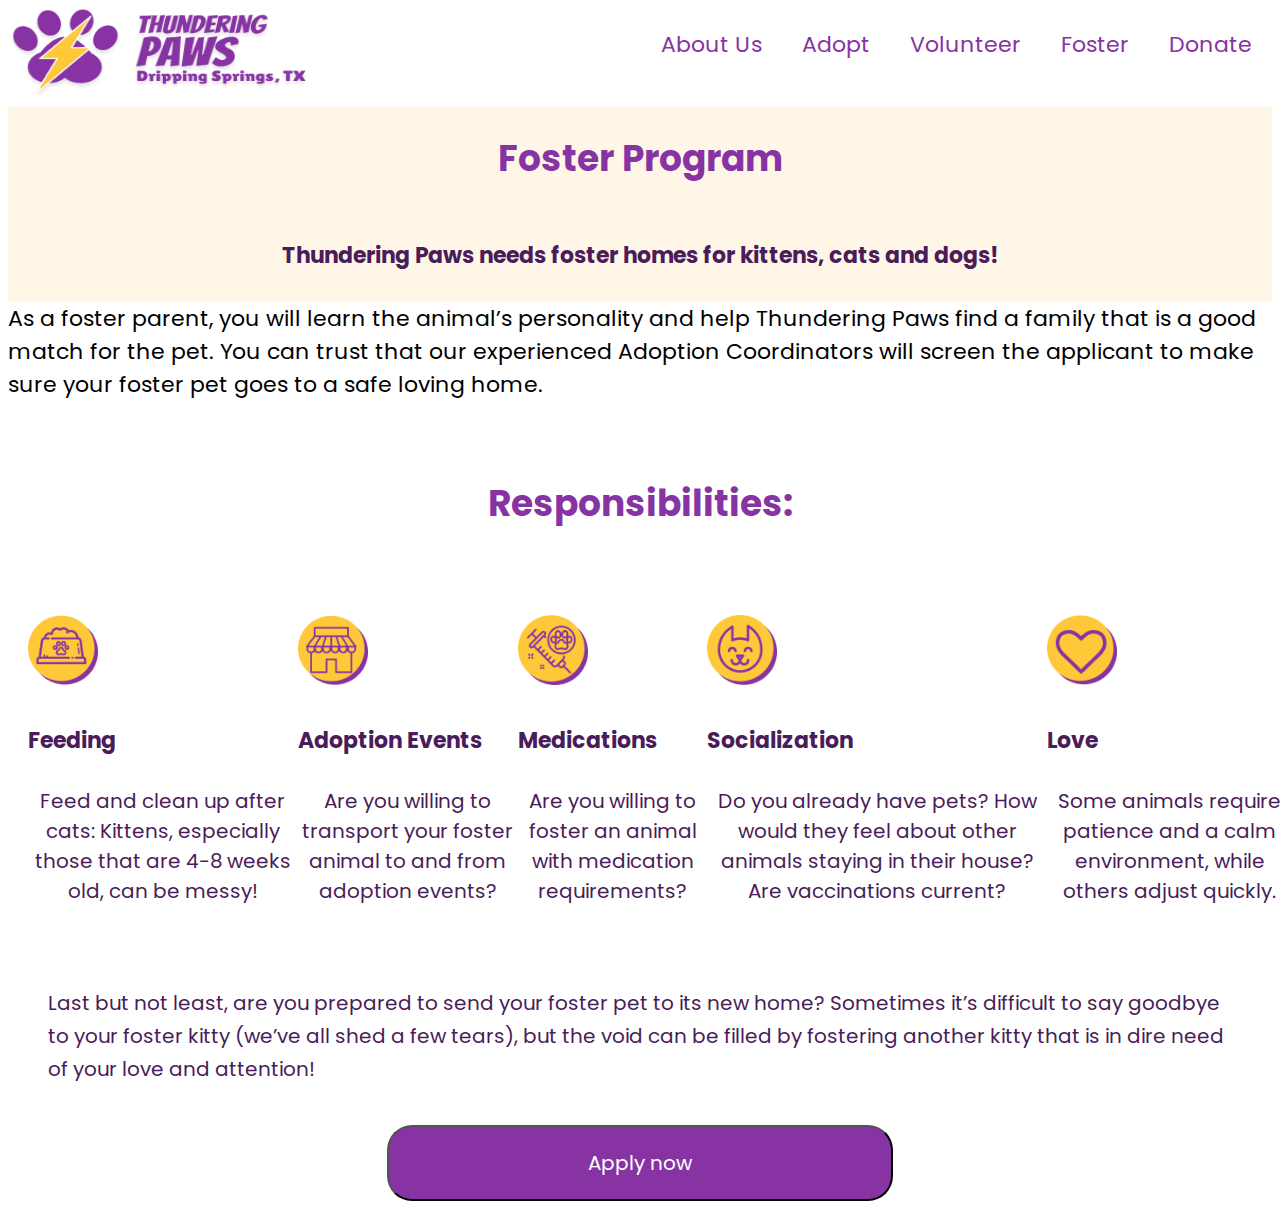
<file: Foster.html>
<!DOCTYPE html>
<html>
<head>
  <title> Thundering Paws html </title>
  <link href='https://fonts.googleapis.com/css?family=Poppins' rel='stylesheet'>
  <link rel="stylesheet" href="style.css">
<style>
body {
    font-family: 'Poppins';font-size: 22px;
}
</style>
  </head>
  <body>
     <!--  My UX Skills section coded using CSS flex -->
    <section>
       <div class="navigation-bar">
        <div id="navigation-container">
            <img src="logo.png"  height="90px" width="350"> 
      <ul>
        <li><a href="Donate.asp">Donate</a></li>
          <li><a href="Foster.asp">Foster</a></li>
        <li><a href="Volunteer.asp">Volunteer</a></li>
          <li><a href="Adopt.asp">Adopt</a></li>
           <li><a href="About.asp">About Us</a></li>
       </li>     </ul>
               </div>
    </div>
    </div>
  </section>
<section id="foster">
     <div id= Hero>
       <h1> Foster Program </h1>
            <h4> Thundering Paws needs foster homes for kittens, cats and dogs! </h4>
      </div>
    <h7>As a foster parent, you will learn the animal’s personality and help Thundering Paws find a family that is a good match for the pet. You can trust that our experienced Adoption Coordinators will screen the applicant to make sure your foster pet goes to a safe loving home.</h7>
    <h2> Responsibilities: </h2>
    <div class=word>
         <div class=Feeding>
           <img src="food.png"alt="food"height="70px" width="70">
           <h4> Feeding</h4>
           <p> Feed and clean up after cats: Kittens, especially those that are 4-8 weeks old, can be messy! </p>
         </div>
         <div class=Adoption>
           <img src="event.png"alt="store"height="70px" width="70">
              <h4> Adoption Events</h4>
           <p> Are you willing to transport your foster animal to and from adoption events? </p>
         </div>
         <div class=Meds>
           <img src="meds.png"alt="Medications"height="70px" width="70">
              <h4> Medications</h4>
           <p> Are you willing to foster an animal with medication requirements? </p>
         </div>
         <div class=Socialization>
           <img src="face.png"alt="cat"height="70px" width="70">
              <h4> Socialization</h4>
           <p> Do you already have pets? How would they feel about other animals staying in their house? Are vaccinations current? </p>
         </div>
         <div class=Love>
           <img src="heart.png"alt="heart"height="70px" width="70">
              <h4> Love</h4>
           <p> Some animals require patience and a calm environment, while others adjust quickly. </p>
         </div>
      </div>
           <div class= Blurb>
             <p1> Last but not least, are you prepared to send your foster pet to its new home? Sometimes it’s difficult to say goodbye to your foster kitty (we’ve all shed a few tears), but the void can be filled by fostering another kitty that is in dire need of your love and attention!</p1>
      </div>
   <button id="Button5">
               <p>Apply now </p>
               </button>
         </div>
      </section>
  </body>
  <script src="https://ajax.googleapis.com/ajax/libs/jquery/3.1.0/jquery.min.js"></script>
  <script src="JS\index.js"></script>
</html>
</file>
<file: style.css>
.navigation-bar ul {
  padding: 0px;
  margin: 0px;
  float: right;
  display:block;
}
ul {
  list-style-type: none;
  margin: 0;
  padding: 0;
  overflow: hidden;
  background-color: white;
}

li {
  float: right;
  padding:10px;
}

li a {
  display: block;
  color: #8733A3;
  text-align: center;
  padding: 10px 10px;
  text-decoration: none;
  background-color:white;
}
.hero-image {
  height:400px;
 
}
.hero{
margin-top:20px;
}
#Hero{
  display:flex;
  flex-direction: column;
  align-items:center;
  background-color:#FFF6E8;
  color:#4A1C59;
}
.heroo{
  position: relative;
  text-align: center;
}
.herobutton{
  position: absolute;
  top:500px;
  left:190px;
  background-color:#8733A3;
  color: white;
  height:48px;
  width:200px;
  border-radius:25px;
  font-family:"Poppins";  
  font-size:18px;
}

.Feeding{
  grid-area:"myArea";
}
.word{
  display:flex;
  flex-direction:row;
  padding:10px;
  width:100%;
  margin:10px;
  align-items:center;
  color: #4A1C59;}
 
.Blurb{padding:40px;}
.hero{
  display:flex;
  flex-direction: column;
  align-items:center;
  background-color:#4A1C59;
  color:white;
}


.flexContainer{
  display:flex;
  flex-direction:row;
  align-items:center;
  margin-top:300px;
}
#Child1{
  display:flex;
  flex-direction:column;
  padding:10px;
  width:33%;
  margin:50px;
  align-items:center;
}
#Child2{
  display:flex;
  flex-direction:column;
  padding:10px;
  width:33%;
  margin:50px;
  align-items:center;
}
#Child3{
  display:flex;
  flex-direction:column;
  padding:10px;
  width:33%;
  margin:50px;
  align-items:center;
}
#Child4{
  display:flex;
  flex-direction:column;
  padding:10px;
  width:33%;
  margin:50px;
  align-items:center;
}
p{
  font-size:15pt;
  text-align:center;
}
p1{
  font-size:15pt;
  color:#4A1C59;
}
h3{
  font-size:22pt;
}
h1{
  font-size:27pt;
  color:#8733A3;
}
h2{
font-size:27pt;
  color:#8733A3;
text-align:center;
padding:45px}
h5{
  font-size:48px;
  color: #FFC839;
}
h6{
  font-size:30px;
  color:white;
  padding:none;
}

#h7{
  font-size:3opx;
  color:black;
  font-family:"Poppins";
  margin:45px;
  padding:10px;
  text-align:center;
}
#Button6{ 
  background-color:#8733A3;
  color: white;
  height:48px;
  width:200px;
  border-radius:25px;
  font-family:"Poppins";  
  font-size:18px;}
#Button5{
  width:40%;
  margin-left:30%;
  margin-right:30%;
  padding;10px;
  color:white;
  background-color:#8733A3;
  text-align:center;
  border-radius:25px;
  font-family:"Poppins";
  font-size:18px;
}
#Button4{
  margin-left:20%;
  margin-right:20%;
  background-color:#8733A3;
  color: white;
  height:48px;
  width:200px;
  border-radius:25px;
  font-family:"Poppins";  
  font-size:18px;
}
#Button3{
  width:60%;
  margin-left:20%;
  margin-right:20%;
  background-color:#8733A3;
  color: white;
  height:48px;
  width:200px;
  border-radius:25px;
  font-family:"Poppins";
  font-size:18px;
}
#Button2{
  width:50%;
  margin-left:20%;
  margin-right:20%;
  background-color:#8733A3;
  color: white;
  height:48px;
  width:200px;
  border-radius:25px;
  font-family:"Poppins";
  font-size:18px;
}
#Button1{
  width:60%;
  margin-left:20%;
  margin-right:20%;
  background-color:#8733A3;
  color: white;
  height:48px;
  width:200px;
  border-radius:25px;
  font-family:"Poppins";
  font-size:18px;
}

@media only screen and (max-width: 600px) {
  body {
    display:flex;
    flex-direction:column;
  }}
</file>
